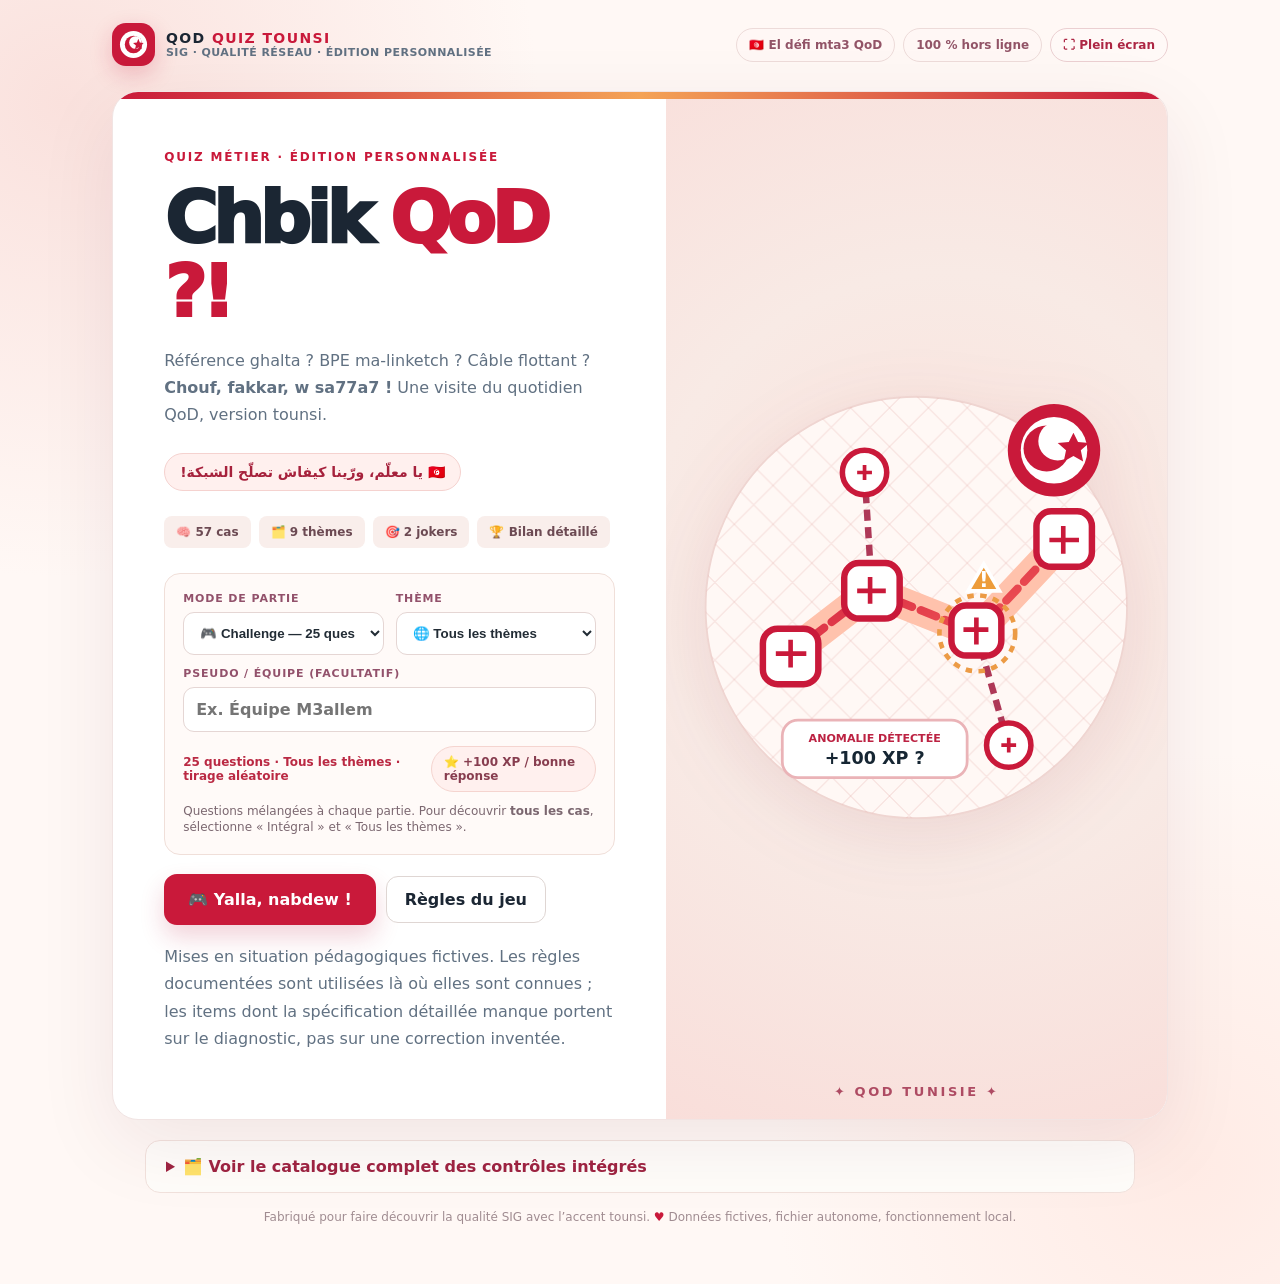
<file: demos/qod-quiz-tounsi.html>
<!doctype html>
<html lang="fr">
<head>
<meta charset="utf-8">
<meta name="viewport" content="width=device-width,initial-scale=1">
<meta name="theme-color" content="#c9193a">
<meta name="description" content="QoD Quiz Tounsi : 57 cas interactifs de contrôle qualité SIG et fibre optique, quiz 100 % hors ligne.">
<link rel="icon" href="../assets/favicon.svg" type="image/svg+xml">
<title>QoD Quiz Tounsi — Édition Personnalisée</title>
<style>

:root{--red:#c9193a;--red2:#f04b62;--pink:#faeced;--ink:#17212c;--muted:#617182;--line:#e9e3e2;--white:#fff;--green:#087b63;--gold:#eca540;--bg:#fff8f5;--shadow:0 24px 80px #5a1c2b15}
*{box-sizing:border-box}html{scroll-behavior:smooth}body{margin:0;background:var(--bg);color:var(--ink);font-family:Inter,system-ui,-apple-system,"Segoe UI",Arial,sans-serif;min-height:100vh;background-image:radial-gradient(circle at 5% 8%,#fae1dd 0%,transparent 28%),radial-gradient(circle at 93% 91%,#ffebe5 0%,transparent 25%)}button,input{font:inherit}button{cursor:pointer}button:focus-visible,input:focus-visible{outline:3px solid #2b83d0;outline-offset:3px}
.wrap{max-width:1100px;margin:0 auto;padding:23px 22px 60px}.top{display:flex;justify-content:space-between;align-items:center;gap:14px;flex-wrap:wrap;margin-bottom:25px}.brand{display:flex;align-items:center;gap:11px;text-transform:uppercase;letter-spacing:.1em;font-weight:900;font-size:14px}.brand em{color:var(--red);font-style:normal}.flag{height:43px;width:43px;background:var(--red);border-radius:14px;display:grid;place-items:center;box-shadow:0 8px 22px #cb1a3e38}.flag svg{width:31px;height:31px}.micro{font-size:11px;color:var(--muted);font-weight:750;letter-spacing:.04em}.top-right{display:flex;gap:8px;align-items:center;flex-wrap:wrap}.pill{font-size:12px;padding:9px 12px;border:1px solid #eddbd9;border-radius:999px;background:#fff7f5;font-weight:700;color:#925467}.shell{background:var(--white);border:1px solid #f1e4e3;border-radius:26px;overflow:hidden;box-shadow:var(--shadow);position:relative}.topline{height:7px;background:linear-gradient(90deg,var(--red),#f4a356,var(--red));}
.hero{display:grid;grid-template-columns:1.08fr .92fr;min-height:548px}.hero-left{padding:clamp(27px,5vw,63px) clamp(25px,5vw,62px)}.overline{text-transform:uppercase;font-size:12px;color:var(--red);letter-spacing:.15em;font-weight:900}.hero h1{font-weight:950;line-height:1.02;letter-spacing:-.065em;font-size:clamp(48px,6vw,72px);margin:18px 0}.hero h1 span{color:var(--red)}.hero p{font-size:16px;line-height:1.7;color:var(--muted);max-width:510px}.tounsi{display:inline-flex;gap:8px;align-items:center;background:#fff0ee;border:1px solid #f5d2cf;border-radius:999px;color:#a6213c;padding:10px 15px;font-size:14px;font-weight:800;margin-top:8px}.infochips{display:flex;flex-wrap:wrap;gap:8px;margin:25px 0}.infochips span{font-size:12px;font-weight:850;color:#6c4a53;background:#f9eeeb;border-radius:8px;padding:9px 12px}.actions{display:flex;gap:10px;align-items:center;flex-wrap:wrap}.primary{background:var(--red);border:2px solid var(--red);border-radius:13px;color:#fff;font-weight:850;padding:14px 22px;transition:.2s;box-shadow:0 12px 25px #bd214032}.primary:hover:not(:disabled){transform:translateY(-2px);background:#a9142f}.primary:disabled{cursor:not-allowed;opacity:.45}.ghost{background:#fff;border:1.5px solid #dfd6d3;border-radius:12px;padding:13px 18px;color:var(--ink);font-weight:800}.ghost:hover:not(:disabled){border-color:var(--red);color:var(--red)}.ghost:disabled{opacity:.4;cursor:default}.small{font-size:12px;color:#8b747b;line-height:1.65;margin-top:18px}.hero-art{position:relative;background:radial-gradient(circle at 55% 46%,#fbe2dc 0,#f8eae5 48%,#f9deda 100%);display:grid;place-items:center;min-height:400px;overflow:hidden}.hero-art svg{width:96%;max-width:520px;height:auto;filter:drop-shadow(0 17px 35px #7d273b18)}.hero-art:after{content:'✦  تونس  ✦';position:absolute;bottom:20px;letter-spacing:.2em;font-size:13px;color:#ae4b63;font-weight:900}
#gameScreen,#resultScreen{display:none}.game-header{padding:21px 29px 15px;border-bottom:1px solid var(--line)}.game-top{display:flex;align-items:center;justify-content:space-between;gap:12px;flex-wrap:wrap}.task-tag{display:inline-flex;gap:6px;align-items:center;border-radius:99px;background:#fff0f1;color:#b42142;font-weight:900;font-size:12px;padding:9px 13px}.counter{font-weight:900;font-size:13px;color:#4c5562}.bar{height:8px;border-radius:20px;background:#f6ebeb;overflow:hidden;margin:18px 0 5px}.bar>div{height:100%;width:0;background:linear-gradient(90deg,#c9193a,#f0a046);transition:width .35s ease}.scoretop{display:flex;gap:14px;align-items:center;justify-content:space-between;flex-wrap:wrap}.scoretop strong{font-size:18px;color:var(--red)}
.main-game{display:grid;grid-template-columns:minmax(0,1fr) 295px}.quizcol{padding:clamp(22px,4vw,41px);min-width:0}.sidebar{background:#fffbf9;border-left:1px solid #f2e5e1;padding:29px 22px}.sidehead{font-size:12px;text-transform:uppercase;font-weight:900;letter-spacing:.12em;color:#a45b6d}.sidetext{font-size:13px;line-height:1.75;color:#6f6973}.question-no{font-size:12px;color:var(--red);font-weight:900;letter-spacing:.09em;text-transform:uppercase;margin-bottom:17px}.question-title{font-size:clamp(24px,3.2vw,35px);font-weight:890;letter-spacing:-.04em;line-height:1.25;margin:0 0 17px}.scenario{padding:16px 17px;background:#fbf5f2;border:1px solid #efe4df;border-radius:13px;font-size:14px;line-height:1.7;color:#695963;margin-bottom:24px}.scenario b{color:#ae2040}.options{display:grid;grid-template-columns:1fr 1fr;gap:12px}.opt{display:flex;align-items:center;gap:12px;text-align:left;background:#fff;border:2px solid #ebe4e3;padding:17px 15px;border-radius:13px;min-height:92px;line-height:1.45;font-weight:720;font-size:14px;color:#25303a;transition:border-color .17s,background .17s,transform .17s}.opt:hover:not(:disabled){border-color:#cc5c70;background:#fff8f8;transform:translateY(-2px)}.letter{flex:0 0 32px;width:32px;height:32px;border-radius:9px;background:#f9eced;color:#a3223e;display:grid;place-items:center;font-size:13px;font-weight:900}.opt.correct{border-color:#079579;background:#e7f8f2;color:#08644f}.opt.correct .letter{color:#fff;background:#079579}.opt.wrong{border-color:#e25566;background:#fff0f0;color:#9d2433}.opt.wrong .letter{color:#fff;background:#d33b4e}.opt.faded{opacity:.3;pointer-events:none}.opt:disabled{cursor:default}.opt:disabled:not(.correct):not(.wrong){opacity:.56}.help-row{display:flex;gap:9px;flex-wrap:wrap;margin-top:22px}.help{background:#fff8ef;border:1px solid #ebd2b7;color:#85511f;padding:11px 13px;border-radius:10px;font-weight:850;font-size:12px}.help:hover:not(:disabled){background:#ffeed6}.help:disabled{opacity:.42;cursor:default}.feedback{display:none;margin-top:22px;padding:20px;border-radius:14px;line-height:1.65}.feedback.show{display:block}.feedback.good{background:#e7f8f1;border:1px solid #97dbc8}.feedback.bad{background:#fff1f2;border:1px solid #f1bdc5}.feedback h3{margin:0 0 5px;font-size:19px}.feedback p{margin:9px 0 0;font-size:14px;color:#42515c}.next-row{display:flex;gap:15px;align-items:center;justify-content:space-between;flex-wrap:wrap;margin-top:21px}.tap-note{font-size:12px;color:#9b8790}
.scorecard{background:#fff;border-radius:15px;padding:18px 17px;border:1px solid #f0e1df;margin:17px 0}.scorecard b{font-size:22px;color:var(--red)}.scorecard p{font-size:12px;color:#8d7d7d;margin:6px 0 0}.jokers{border-top:1px solid #f0e1df;padding:19px 0}.jokers .item{font-size:13px;padding:8px 0;color:#6c5861;display:flex;gap:8px;align-items:center}.jokers .item.done{color:#bbb3b5;text-decoration:line-through}.network{margin-top:15px;min-height:140px;background:#fff4f0;border-radius:16px;border:1px solid #fae4e0;padding:10px}.network svg{display:block;width:100%}.presenter-box{background:#fff;border:1px solid #e6dcda;border-radius:12px;padding:14px;margin-top:18px;font-size:12px;color:#56606b;line-height:1.7}.presenter-box summary{cursor:pointer;font-weight:850;color:#a3223f}.presenter-box p{margin-bottom:0}
.end{padding:45px 35px 55px;text-align:center}.end h2{font-size:clamp(35px,5vw,57px);letter-spacing:-.06em;margin:9px 0}.grade{font-size:18px;color:#a32442;font-weight:900}.trophy{font-size:63px}.bigscore{font-size:clamp(54px,9vw,95px);font-weight:950;letter-spacing:-.07em;color:var(--red);margin:15px auto 0}.bigscore small{font-size:19px;color:#b28b92;letter-spacing:0}.endreview{max-width:740px;text-align:left;margin:29px auto;display:grid;grid-template-columns:1fr 1fr;gap:9px}.reviewitem{display:flex;justify-content:space-between;gap:10px;align-items:center;border:1px solid #eee3e1;border-radius:10px;padding:11px 12px;font-size:12px;color:#455563;background:#fffaf8}.reviewitem b{white-space:nowrap}.green{color:var(--green)}.red{color:var(--red)}.note{font-size:13px;line-height:1.7;color:#8c7c7a}.endactions{display:flex;justify-content:center;gap:10px;flex-wrap:wrap}.footer{margin-top:17px;text-align:center;font-size:12px;color:#a08c91}.hidden{display:none!important}@media(max-width:850px){.hero{grid-template-columns:1fr}.hero-art{min-height:300px}.hero-art svg{max-width:360px}.main-game{grid-template-columns:1fr}.sidebar{border-left:0;border-top:1px solid #f2e5e1}.network{max-width:360px}.options{grid-template-columns:1fr}.opt{min-height:70px}.quizcol{padding:24px}.endreview{grid-template-columns:1fr}}@media(max-width:460px){.wrap{padding:13px 9px 35px}.top-right .pill:last-child{display:none}.brand{font-size:12px}.flag{width:35px;height:35px;border-radius:10px}.hero-left{padding:30px 22px}.hero h1{font-size:58px}.game-header{padding:17px 21px}.end{padding:30px 16px}.top{margin-bottom:12px}}@media print{.top,.endactions,.footer{display:none!important}body{background:white}.shell{box-shadow:none;border:none}.end{padding:10px 20px}.endreview{grid-template-columns:1fr 1fr}}@media(prefers-reduced-motion:reduce){*,*:before,*:after{transition:none!important;scroll-behavior:auto!important}}

:root{--ink:#1b2633;--red:#c9193a;--soft:#fff4f0;--green:#087b63}
#startScreen{display:grid}.hero{grid-template-columns:1.05fr .95fr;min-height:600px}.hero-left{padding:clamp(24px,4vw,52px)}.hero-art{min-height:490px}.hero-art:after{content:'✦ QOD TUNISIE ✦'}
.setup{background:#fffaf8;border:1px solid #f0dfd9;border-radius:16px;padding:18px;margin:19px 0}.setup-grid{display:grid;grid-template-columns:1fr 1fr;gap:12px}.field{display:flex;flex-direction:column;gap:7px;min-width:0}.field label{font-size:11px;text-transform:uppercase;font-weight:900;letter-spacing:.08em;color:#92516b}.field select,.field input{border:1.5px solid #e5d6d4;border-radius:11px;background:white;padding:12px;color:#222c35;min-width:0;width:100%;font-weight:690;outline-offset:3px}.field select:focus,.field input:focus{border-color:#d42347}.setup .subline{color:#7b6770;font-size:12px;line-height:1.4;margin:11px 0 0}
.statline{display:flex;align-items:center;justify-content:space-between;gap:8px;font-weight:800;margin-top:14px;color:#ba2943;font-size:12px}.insignia{font-size:12px;color:#873d4f;background:#fff0ee;border-radius:99px;padding:8px 12px;border:1px solid #f5d4cf}.covergrid{display:grid;grid-template-columns:repeat(2,minmax(0,1fr));gap:8px;margin:16px auto;max-width:950px}.coveritem{display:flex;align-items:center;gap:8px;background:#fff;border:1px solid #e8d9d7;border-radius:13px;padding:11px;text-align:left;font-size:13px;color:#4f5360}.coveritem strong{font-size:12px}.coveritem span{font-size:18px}.coveritem em{margin-left:auto;font-size:11px;font-style:normal;color:#ac5167;font-weight:850}.catalogue{margin:20px auto 0;background:#fffdfa;border:1px solid #f2e2dd;border-radius:15px;padding:16px 20px;max-width:990px}.catalogue>summary{font-weight:900;color:#9f2442;cursor:pointer}.catalogue h3{font-size:16px;margin:12px 0}.fineprint{font-size:12px;color:#786972;line-height:1.6}.top-btn{border:1px solid #ebcfd1;border-radius:20px;padding:9px 12px;color:#ad2744;background:#fff9f7;font-weight:800;font-size:12px;cursor:pointer}.top-btn:hover{background:#ffeff0}
#gameScreen,#resultScreen{display:none}.muted{color:#687583}.reactions{margin-top:12px;font-size:13px;font-weight:850;color:#994158}.hint-box{display:none;margin-top:14px;background:#fff4da;border:1px solid #ecd3a6;color:#79521f;border-radius:12px;padding:12px 15px;font-size:13px;line-height:1.6}.hint-box.show{display:block}.side-categories{display:grid;gap:6px;margin:16px 0}.side-category{display:flex;align-items:center;justify-content:space-between;font-size:12px;border-bottom:1px dashed #eddcd8;padding:6px 2px}.side-category span:last-child{font-weight:850;color:#c1314c}.side-category.active{color:#b52a47;font-weight:850}.presenter-box p{margin:10px 0 0}.presenter-box:disabled{opacity:.7}.scope{font-size:12px;font-weight:800;color:#7d5b66}.review-overview{max-width:880px;margin:12px auto 25px;display:grid;grid-template-columns:repeat(2,minmax(0,1fr));gap:8px}.review-overview .tile{background:#fff9f6;border:1px solid #efdfda;border-radius:10px;padding:11px 13px;font-size:13px;text-align:left}.review-overview .tile strong{float:right;color:#aa2e4a}.errlist{max-width:880px;margin:20px auto;text-align:left}.errlist summary{cursor:pointer;color:#b72a4b;font-weight:850}.errcard{background:#fffaf8;border:1px solid #ecdada;border-left:4px solid #d24b62;border-radius:10px;padding:12px 14px;margin:8px 0;text-align:left;font-size:13px;line-height:1.55}.errcard b{display:block;margin-bottom:5px;color:#a42b45}.errcard p{margin:5px 0}.leaderboard{max-width:740px;margin:23px auto 13px;display:grid;gap:7px}.leaderboard>strong{color:#8b3549}.leaderline{display:flex;justify-content:space-between;align-items:center;gap:8px;padding:9px 12px;background:#fff8f5;border:1px solid #ecdcd6;border-radius:10px;font-size:12px}.leaderline b{color:#b32245}.taglist{display:flex;gap:8px;flex-wrap:wrap;margin:11px 0}.chip{display:inline-block;font-size:11px;border-radius:8px;background:#f9ede9;color:#89566b;padding:7px 8px;font-weight:800}.presentation-text{border-radius:10px;background:#fff5ee;padding:10px 12px;font-size:12px;line-height:1.6;color:#6f5e63;margin-top:15px}.opt:focus-visible{outline-offset:1px}.sidebar{min-width:0}.end{padding:35px 25px 45px}.end .bigscore{margin:5px auto 0}.selectline{font-size:13px;color:#6d6d7a;margin:8px 0}.footer span{color:#c9193a}.confetti{pointer-events:none;position:absolute;inset:0;overflow:hidden;opacity:.3}.confetti i{position:absolute;width:8px;height:14px;background:#df7380;transform:rotate(24deg)}
@media(max-width:900px){.hero{grid-template-columns:1fr}.hero-art{min-height:320px}.setup-grid{grid-template-columns:1fr 1fr}.main-game{grid-template-columns:1fr}.sidebar{border-left:0;border-top:1px solid #efdfdb}.network{max-width:300px}.hero-art svg{max-width:410px}.hero-left{padding:29px}}
@media(max-width:520px){.hero h1{font-size:clamp(47px,11vw,65px)}.setup-grid{grid-template-columns:1fr}.covergrid{grid-template-columns:1fr}.review-overview{grid-template-columns:1fr}.options{grid-template-columns:1fr}.top-right{display:none}.game-header{padding:18px}.end{padding:28px 15px}.scoretop{justify-content:space-between;width:100%}}
@media print{body{background:white}#startScreen,#gameScreen,.catalogue,.top,.endactions,.footer,.leaderboard{display:none!important}#resultScreen{display:block!important}.shell{box-shadow:none}.errlist{display:block}.errlist>*{display:block}.errlist details{display:block}}
</style>
</head>
<body>
<div class="wrap">
<header class="top"><div class="brand"><span class="flag" aria-hidden="true"><svg viewBox="0 0 64 64"><circle cx="32" cy="32" r="28" fill="white"/><circle cx="32" cy="32" r="18" fill="#c9193a"/><circle cx="36" cy="28" r="13" fill="white"/><path d="M42 20l3 8 8 1-6 5 2 8-7-4-7 4 2-8-6-5 8-1z" fill="#c9193a"/></svg></span><div>QoD <em>QUIZ TOUNSI</em><div class="micro">SIG · QUALITÉ RÉSEAU · ÉDITION PERSONNALISÉE</div></div></div><div class="top-right"><span class="pill">🇹🇳 El défi mta3 QoD</span><span class="pill">100 % hors ligne</span><button class="top-btn" id="fullBtn" type="button">⛶ Plein écran</button></div></header>
<main class="shell"><div class="topline"></div>
<section id="startScreen" class="hero"><div class="hero-left"><div class="overline">QUIZ MÉTIER · ÉDITION PERSONNALISÉE</div><h1>Chbik <span>QoD ?!</span></h1><p>Référence ghalta ? BPE ma-linketch ? Câble flottant ? <strong>Chouf, fakkar, w sa77a7 !</strong> Une visite du quotidien QoD, version tounsi.</p><div class="tounsi" lang="ar" dir="rtl">🇹🇳 يا معلّم، ورّينا كيفاش تصلّح الشبكة!</div><div class="infochips"><span>🧠 <b id="totalQ">57</b> cas</span><span>🗂️ 9 thèmes</span><span>🎯 2 jokers</span><span>🏆 Bilan détaillé</span></div>
<div class="setup"><div class="setup-grid"><div class="field"><label for="modeSelect">Mode de partie</label><select id="modeSelect"><option value="12">⚡ Express — 12 questions</option><option value="25" selected>🎮 Challenge — 25 questions</option><option value="all">🏆 Intégral — toutes les questions</option></select></div><div class="field"><label for="groupSelect">Thème</label><select id="groupSelect"><option value="all">🌐 Tous les thèmes</option><!--GROUP_OPTIONS--></select></div><div class="field" style="grid-column:1/-1"><label for="playerName">Pseudo / équipe (facultatif)</label><input id="playerName" type="text" maxlength="28" placeholder="Ex. Équipe M3allem" autocomplete="off"></div></div><div class="statline"><span id="selectionInfo">25 questions dans la banque complète</span><span class="insignia">⭐ +100 XP / bonne réponse</span></div><p class="subline">Questions mélangées à chaque partie. Pour découvrir <strong>tous les cas</strong>, sélectionne « Intégral » et « Tous les thèmes ».</p></div>
<div class="actions"><button id="startBtn" class="primary" type="button">🎮 Yalla, nabdew !</button><button id="rulesBtn" class="ghost" type="button">Règles du jeu</button></div><p class="small" id="rules" hidden>Choisis A, B, C ou D avec la souris ou le clavier. Chaque bonne réponse rapporte 100 XP. Les jokers 50/50 et « 3ammi Naceur » peuvent être utilisés deux fois par partie (−25 XP sur la question aidée par chaque joker). Après ta réponse, une explication métier et un conseil de présentation s’affichent. Le jeu est autonome et n’envoie aucune donnée vers Internet.</p><p class="small">Mises en situation pédagogiques fictives. Les règles documentées sont utilisées là où elles sont connues ; les items dont la spécification détaillée manque portent sur le diagnostic, pas sur une correction inventée.</p></div><div class="hero-art" aria-hidden="true"><svg viewBox="0 0 520 520" xmlns="http://www.w3.org/2000/svg"><defs><pattern id="tiles" width="42" height="42" patternUnits="userSpaceOnUse"><path d="M21 0L42 21 21 42 0 21z" stroke="#e6b4b2" fill="none" opacity=".6"/></pattern><linearGradient id="tube" x1="0" y1="0" x2="1" y2="1"><stop stop-color="#c91438"/><stop offset="1" stop-color="#fa655d"/></linearGradient></defs><circle cx="260" cy="258" r="228" fill="#fff8f5" stroke="#efd5d1" stroke-width="2"/><circle cx="260" cy="258" r="228" fill="url(#tiles)"/><path d="M124 308L212 240 325 285 420 184" fill="none" stroke="#ffc2ac" stroke-width="34" stroke-linecap="round"/><path d="M124 308L212 240 325 285 420 184" fill="none" stroke="url(#tube)" stroke-width="9" stroke-linecap="round" stroke-dasharray="18 10"/><path d="M212 240L204 112" stroke="#ae3857" stroke-width="7" stroke-dasharray="12 7"/><path d="M325 285L360 407" stroke="#ae3857" stroke-width="7" stroke-dasharray="12 7"/><g fill="white" stroke="#c9193a" stroke-width="7"><rect x="94" y="281" width="60" height="60" rx="16"/><rect x="182" y="210" width="60" height="60" rx="16"/><rect x="298" y="256" width="54" height="54" rx="16"/><rect x="390" y="154" width="60" height="60" rx="16"/></g><g stroke="#c9193a" stroke-width="5" fill="none"><path d="M108 308h33M124 293v30M196 240h31M210 225v29M311 282h27M325 269v29M404 185h32M419 170v30"/></g><circle cx="204" cy="112" r="24" fill="#fff" stroke="#c9193a" stroke-width="6"/><circle cx="360" cy="407" r="24" fill="#fff" stroke="#c9193a" stroke-width="6"/><path d="M196 112h16m-8-8v16M352 407h16m-8-8v16" stroke="#c9193a" stroke-width="4"/><circle cx="326" cy="286" r="41" fill="none" stroke="#ec9b45" stroke-width="5" stroke-dasharray="7 7"/><path d="M350 240l-17-29-17 29z" fill="#ed9c3a" stroke="#fff" stroke-width="4"/><text x="333" y="236" font-size="23" font-weight="900" fill="#fff" text-anchor="middle">!</text><g><rect x="115" y="380" width="200" height="62" rx="17" fill="#fff" stroke="#eab3b7" stroke-width="3"/><text x="215" y="404" fill="#bc2242" font-size="12" font-weight="900" text-anchor="middle">ANOMALIE DÉTECTÉE</text><text x="215" y="427" fill="#162633" font-size="19" font-weight="900" text-anchor="middle">+100 XP ?</text></g><circle cx="409" cy="88" r="50" fill="#c9193a"/><circle cx="409" cy="88" r="36" fill="#fff"/><circle cx="401" cy="86" r="25" fill="#c9193a"/><circle cx="413" cy="78" r="21" fill="#fff"/><path d="M430 69l5 10 12 1-9 8 2.5 12-10.5-6-10.5 6 2.5-12-9-8 12-1z" fill="#c9193a"/></svg></div></section>
<section id="gameScreen"><div class="game-header"><div class="game-top"><div style="display:flex;align-items:center;gap:10px;flex-wrap:wrap"><span id="category" class="task-tag">CHAMBRE</span><span class="counter" id="qCounter">01 / 25</span></div><div class="scoretop"><span class="micro" id="gradePreview">OBJECTIF : M3ALLEM QoD</span><strong id="scoreDisplay">0 XP</strong></div></div><div class="bar" role="progressbar" aria-label="Progression du quiz" aria-valuemin="0" aria-valuemax="25" aria-valuenow="0" id="progress"><div id="progressFill"></div></div></div>
<div class="main-game"><div class="quizcol"><div class="question-no" id="questionNumber">Niveau 01 · Chouf mli7 !</div><h2 class="question-title" id="questionText"></h2><div class="scenario" id="scenarioText"></div><div class="options" id="optionList"></div><div class="help-row"><button id="halfBtn" class="help" type="button">✂️ Joker 50/50 <span id="halfState">(2)</span></button><button id="hintBtn" class="help" type="button">💡 3ammi Naceur <span id="hintState">(2)</span></button></div><div id="hintBox" class="hint-box" role="status"></div><div class="feedback" id="feedback" role="status"></div><div class="next-row"><span class="tap-note" id="keyHint">Clavier : A B C D</span><button class="primary" id="nextBtn" type="button" hidden>Question suivante →</button></div></div>
<aside class="sidebar"><div class="sidehead">📡 Centre de contrôle</div><div class="scorecard"><div class="micro">SCORE EN DIRECT</div><b id="sideScore">0 / 2500 XP</b><p id="streakText">Série : 0</p><p id="correctRate">Précision : —</p></div><div class="sidehead">Couverture de la partie</div><div id="sideCategories" class="side-categories"></div><div class="network"><svg viewBox="0 0 270 138" role="img" aria-label="Schéma fictif de réseau SIG"><rect x="8" y="8" width="254" height="122" rx="12" fill="#fff9f6"/><path d="M34 67L116 37 230 73" stroke="#d75a6d" stroke-width="7" fill="none" stroke-linecap="round"/><path d="M116 37L135 110" stroke="#c18b88" stroke-width="4" stroke-dasharray="7 6"/><g fill="white" stroke="#bd2343" stroke-width="4"><rect x="21" y="53" width="27" height="27" rx="6"/><rect x="102" y="23" width="27" height="27" rx="6"/><rect x="215" y="58" width="27" height="27" rx="6"/></g><circle cx="135" cy="110" r="9" fill="#e8aa4f"/><text x="34" y="102" font-size="10" fill="#95405a" text-anchor="middle">CH</text><text x="115" y="15" font-size="10" fill="#95405a" text-anchor="middle">BPE</text><text x="228" y="101" font-size="10" fill="#95405a" text-anchor="middle">CH</text></svg></div><div class="presentation-text" lang="ar" dir="rtl">بالله ركّز! موش كل غلطة تتصلّح بكليك 😄</div><details class="presenter-box" id="presenterDetails"><summary>🎤 Comment présenter cette activité</summary><p id="presenterContent">Réponds d’abord à la question pour voir la démonstration métier.</p></details><p class="sidetext">🧠 La bonne réponse ne remplace jamais la vérification des données de production.</p></aside></div></section>
<section id="resultScreen" class="end"><div class="trophy" id="trophy">🏆</div><div class="overline">Bilan de ta mission</div><h2 id="resultTitle">Sahha !</h2><div class="grade" id="grade"></div><div class="bigscore" id="finalScore">0 <small>/ 2500 XP</small></div><p id="resultIntro" class="selectline"></p><div id="statsPills" class="taglist" style="justify-content:center"></div><h3 style="margin:25px auto 10px">Résultats par thème</h3><div id="reviewOverview" class="review-overview"></div><details class="errlist" id="mistakesPanel" open><summary id="mistakesTitle">🔎 Les cas à revoir</summary><div id="mistakesList"></div></details><div class="leaderboard" id="leaderboard"></div><p class="note">Les scénarios sont fictifs et servent à expliquer la démarche « Détecter → Analyser → Corriger → Contrôler ».</p><div class="endactions"><button class="primary" id="retryBtn" type="button">↻ Rejouer · Narja3ou !</button><button class="ghost" id="newModeBtn" type="button">↩ Changer de mode</button><button class="ghost" id="copyBtn" type="button">📋 Copier le bilan</button><button class="ghost" id="printBtn" type="button">🖨️ Imprimer</button></div></section>
</main>
<details class="catalogue" id="catalogue"><summary>🗂️ Voir le catalogue complet des contrôles intégrés</summary><div id="catalogueContent"></div></details>
<footer class="footer">Fabriqué pour faire découvrir la qualité SIG avec l’accent tounsi. <span>♥</span> Données fictives, fichier autonome, fonctionnement local.</footer>
</div>
<script>
(()=>{'use strict';
const BANK=[{"id":"q001","group":"chambres","code":"CODE_CH1","title":"CODE_CH1 = 7… chnowa el format s7i7 ?","scenario":"Convention du contrôle : au moins 4 chiffres, avec zéros à gauche si nécessaire.","choices":["0070","0007","7___","7000"],"correct":1,"explain":"On conserve la valeur 7 en la représentant sur quatre chiffres : 0007.","hint":"La valeur métier ne doit pas changer quand on normalise son affichage.","presenter":"Dans mon activité QoD, je détecte les écarts « Chambres », j’analyse les sources, je corrige les cas justifiés et je recontrôle les résultats."},{"id":"q002","group":"chambres","code":"NOM","title":"NOM chambre : trigramme + CODE_CH1 + CODE_CH2. Chnowa naktbou ?","scenario":"Chambre de type ORF ; CODE_CH1 = 0027 et CODE_CH2 = 14022. Le nom doit respecter ORF_{CODE_CH1}_{CODE_CH2}.","choices":["ORF_27_14022","ORF_0027_14022","ORF_14022_0027","BYT_0027_14022"],"correct":1,"explain":"ORF_0027_14022 conserve le préfixe, le code à quatre chiffres et l’ordre des deux éléments.","hint":"Fais attention au préfixe et aux zéros significatifs de la chaîne.","presenter":"Dans mon activité QoD, je détecte les écarts « Chambres », j’analyse les sources, je corrige les cas justifiés et je recontrôle les résultats."},{"id":"q004","group":"chambres","code":"DOUBLON REFERENCE","title":"Deux chambres, même REFERENCE : chkoun el vrai ?","scenario":"Les objets ont la même référence, à 20 cm l’un de l’autre, mais leurs connexions restent à vérifier.","choices":["Supprimer le second immédiatement","Analyser attributs, géométrie et connexions avant la déduplication","Changer la référence d’un objet sans contrôle","Conserver les deux comme conformes"],"correct":1,"explain":"La combinaison des attributs et relations réseau confirme le vrai doublon avant suppression ou fusion.","hint":"La proximité géométrique seule ne prouve pas qu’un objet est superflu.","presenter":"Dans mon activité QoD, je détecte les écarts « Chambres », j’analyse les sources, je corrige les cas justifiés et je recontrôle les résultats."},{"id":"q005","group":"chambres","code":"CODE_INSEE","title":"CODE_INSEE incohérent, w el PIT 9rib. Chnouwa ta3mel ?","scenario":"La chambre SIG a CODE_INSEE = 35111. Une chambre du PIT, à 1,2 m, donne 35110 ; le seuil d’appariement est 3 m.","choices":["Remplacer sans contrôle par 35110","Comparer identification, CODE_CH1 et géométrie PIT puis documenter la valeur attendue","Effacer la chambre SIG","Changer le CRS pour faire disparaître l’écart"],"correct":1,"explain":"La correspondance proche est un indice : il faut confirmer l’identité de la chambre avant de corriger le CODE_INSEE.","hint":"Un voisin dans le rayon n’est pas forcément le bon objet.","presenter":"Dans mon activité QoD, je détecte les écarts « Chambres », j’analyse les sources, je corrige les cas justifiés et je recontrôle les résultats."},{"id":"q006","group":"chambres","code":"SOURCE","title":"CREATIONUS = IOFAM027 : chnouwa el filtre ?","scenario":"Un audit doit isoler uniquement les chambres créées par des auteurs dont CREATIONUS commence par IOFAM027.","choices":["CREATIONUS se termine par IOFAM027","CREATIONUS contient exactement IOFAM027 et rien d’autre","CREATIONUS commence par IOFAM027","CREATIONUS est forcément vide"],"correct":2,"explain":"Le filtre par préfixe sélectionne les valeurs commençant par IOFAM027, sans inclure les autres auteurs.","hint":"On cherche une famille de codes auteurs, pas une égalité exacte.","presenter":"Dans mon activité QoD, je détecte les écarts « Chambres », j’analyse les sources, je corrige les cas justifiés et je recontrôle les résultats."},{"id":"q007","group":"chambres","code":"OWNER","title":"OWNER absent : on met quoi, ya m3allem ?","scenario":"Une chambre possède une géométrie valide mais OWNER est vide dans le livrable.","choices":["Mettre la valeur de la chambre la plus proche","Supprimer la chambre","Contrôler la source de propriété puis renseigner la valeur vérifiée","Recopier CREATIONUS dans OWNER"],"correct":2,"explain":"Le propriétaire doit provenir d’une source fiable. Un remplissage déduit de la proximité peut créer une erreur supplémentaire.","hint":"Le champ décrit une responsabilité, pas une propriété purement géométrique.","presenter":"Dans mon activité QoD, je détecte les écarts « Chambres », j’analyse les sources, je corrige les cas justifiés et je recontrôle les résultats."},{"id":"q008","group":"chambres","code":"GESTIONNAIRE","title":"OWNER et GESTIONNAIRE : kif-kif ?","scenario":"Une chambre a OWNER renseigné, mais GESTIONNAIRE est vide. Le contrôle exige les deux informations.","choices":["On ignore GESTIONNAIRE car OWNER existe","On reporte automatiquement OWNER","On vérifie le gestionnaire dans la source métier et on le renseigne si confirmé","On remplace OWNER par REFERENCE"],"correct":2,"explain":"OWNER et GESTIONNAIRE représentent des rôles distincts ; l’un ne complète pas automatiquement l’autre.","hint":"Deux champs de responsabilité peuvent désigner des acteurs différents.","presenter":"Dans mon activité QoD, je détecte les écarts « Chambres », j’analyse les sources, je corrige les cas justifiés et je recontrôle les résultats."},{"id":"q011","group":"iti","code":"REFERENCE IL","title":"Référence Tranchée : IL entre deux extrémités. Chnowa el bon nom ?","scenario":"Pour cette mission, une tranchée va de CH001 à AP009. Convention : IL_{extrémité1}_{extrémité2}.","choices":["IL_CH001_AP009","IL_AP009","CH001_IL_AP009","IL_CH001_CH001"],"correct":0,"explain":"Le nom standard doit représenter les deux extrémités dans leur ordre : IL_CH001_AP009.","hint":"Le nom encode la relation entre deux objets.","presenter":"Dans mon activité QoD, je détecte les écarts « Tranchées », j’analyse les sources, je corrige les cas justifiés et je recontrôle les résultats."},{"id":"q012","group":"iti","code":"EXTREMITES","title":"Une extrémité de tranchée à 2,5 m du PTECH attendu. Chnouwa el diagnostic ?","scenario":"Tolérance propre à cette mission : 0,5 m. Aucune chambre ni appui n’est trouvée dans ce rayon.","choices":["Extrémité valide","Tronçon avec extrémité à vérifier / potentiellement coupée","Poteau forcément en doublon","Plaque automatiquement correcte"],"correct":1,"explain":"L’extrémité n’a pas de point technique dans la tolérance ; il faut analyser la topologie et les données sources.","hint":"Une tolérance de proximité est un seuil, pas une approximation visuelle.","presenter":"Dans mon activité QoD, je détecte les écarts « Tranchées », j’analyse les sources, je corrige les cas justifiés et je recontrôle les résultats."},{"id":"q013","group":"iti","code":"CH–AP","title":"Une tranchée part d’une chambre vers un appui. Accepté ou non ?","scenario":"Les types d’extrémités autorisés pour ce contrôle sont CH–CH, CH–AP, AP–CH et AP–AP.","choices":["Non, seuls CH–CH sont possibles","Oui, CH–AP fait partie des couples admis","Non, les appuis ne peuvent pas terminer une tranchée","Oui seulement si la référence est vide"],"correct":1,"explain":"CH–AP est l’une des quatre combinaisons prises en charge ; la validité dépend ensuite de l’accrochage et des attributs.","hint":"Regarde les couples de types autorisés, pas uniquement deux chambres.","presenter":"Dans mon activité QoD, je détecte les écarts « Tranchées », j’analyse les sources, je corrige les cas justifiés et je recontrôle les résultats."},{"id":"q014","group":"iti","code":"FAUX POTEAU","title":"La tranchée accroche un mauvais poteau. Nfasskhou ?","scenario":"Deux appuis sont proches de l’extrémité ; celui associé à la REFERENCE n’est pas le bon d’après les données source.","choices":["Supprimer les deux appuis","Conserver le premier appui renvoyé par proximité","Comparer les références et les sources puis affecter l’extrémité correcte","Renommer la tranchée sans contrôler la géométrie"],"correct":2,"explain":"Une liaison au mauvais poteau se résout en vérifiant l’identité de l’appui et la topologie, pas en choisissant le plus proche au hasard.","hint":"Une proximité ne remplace pas une identité d’objet.","presenter":"Dans mon activité QoD, je détecte les écarts « Tranchées », j’analyse les sources, je corrige les cas justifiés et je recontrôle les résultats."},{"id":"q015","group":"iti","code":"PLAQUE Tranchée","title":"Deux extrémités d’une tranchée portent la même plaque A. Résultat attendu ?","scenario":"La règle du jeu reconstruit CODE_PLAQUE depuis les plaques des points techniques aux deux extrémités, sans doublon.","choices":["A/A","NULL","A","B"],"correct":2,"explain":"La même plaque présente aux deux bouts doit être conservée une seule fois : A.","hint":"Déduplique avant de reconstruire le champ.","presenter":"Dans mon activité QoD, je détecte les écarts « Tranchées », j’analyse les sources, je corrige les cas justifiés et je recontrôle les résultats."},{"id":"q016","group":"iti","code":"SANS POINT","title":"Aucun point technique aux deux bouts : CODE_PLAQUE = ?","scenario":"Dans cette règle, la plaque d’une tranchée provient uniquement des points techniques valides à ses extrémités.","choices":["La plaque de la première tranchée voisine","NULL / valeur non déterminée, avec anomalie à contrôler","Toutes les plaques de la commune","ORF_0001"],"correct":1,"explain":"Sans point technique apparié, il manque une base fiable pour attribuer la plaque.","hint":"On ne doit pas inventer un identifiant absent des sources.","presenter":"Dans mon activité QoD, je détecte les écarts « Tranchées », j’analyse les sources, je corrige les cas justifiés et je recontrôle les résultats."},{"id":"q017","group":"iti","code":"DOUBLON GEO","title":"Deux tranchées sont géométriquement identiques. C’est supprimé direct ?","scenario":"Un audit détecte un doublon de polylignes. Les métadonnées et connexions n’ont pas encore été contrôlées.","choices":["Oui, toujours supprimer les deux","Valider doublon réel, références et raccordements avant suppression","Changer seulement la couleur de l’une","Décaler l’une de 2 m"],"correct":1,"explain":"Les doublons doivent être contrôlés métier avant dédoublonnage pour éviter une perte de réseau.","hint":"Une géométrie identique n’indique pas à elle seule l’enregistrement à conserver.","presenter":"Dans mon activité QoD, je détecte les écarts « Tranchées », j’analyse les sources, je corrige les cas justifiés et je recontrôle les résultats."},{"id":"q018","group":"cables","code":"AUTO-INTERSECTION","title":"Un câble se recoupe elle-même. Chnouwa na3mel ?","scenario":"L’outil de détection signale une auto-intersection géométrique sur une polyligne.","choices":["La déclarer automatiquement conforme","Supprimer toutes les tranchées du secteur","Examiner le croisement et corriger si la source confirme une géométrie erronée","Changer son CODE_PLAQUE sans toucher à la topologie"],"correct":2,"explain":"Un auto-sécant est un signal de contrôle géométrique ; la nature du croisement se confirme avant correction.","hint":"Vérifie les sommets et la géométrie réelle.","presenter":"Dans mon activité QoD, je détecte les écarts « Tranchées », j’analyse les sources, je corrige les cas justifiés et je recontrôle les résultats."},{"id":"q020","group":"cables","code":"FLOTTANT","title":"Le câble flotte hors du tracé : chnouwa tchecki ?","scenario":"Le câble ne recouvre pas suffisamment les couches under et tranchée, selon les tolérances définies pour le contrôle.","choices":["Déplacer au hasard sur l’itinéraire proche","Comparer les géométries et sources, puis corriger la cause si elle est confirmée","Le supprimer automatiquement","Changer uniquement sa couleur dans QGIS"],"correct":1,"explain":"Une géométrie flottante doit être rapprochée des couches de référence avant d’être corrigée.","hint":"Un rendu cartographique peut cacher une erreur de topologie.","presenter":"Dans mon activité QoD, je détecte les écarts « Câbles », j’analyse les sources, je corrige les cas justifiés et je recontrôle les résultats."},{"id":"q022","group":"cables","code":"TOLERANCE","title":"Extrémité câble à 0,8 m de la BPE : appariée ?","scenario":"Cette mission utilise une tolérance maximale de 0,5 m pour la superposition câble–boîte.","choices":["Oui, car moins de 1 m","Non, hors du seuil de 0,5 m","Oui, sans regarder la distance","Non, parce qu’une boîte ne relie jamais un câble"],"correct":1,"explain":"0,8 m dépasse le seuil de 0,5 m choisi pour cette question.","hint":"Respecte le seuil donné, sans le remplacer par la valeur d’un autre audit.","presenter":"Dans mon activité QoD, je détecte les écarts « Câbles », j’analyse les sources, je corrige les cas justifiés et je recontrôle les résultats."},{"id":"q023","group":"cables","code":"NOEUDS","title":"Tu veux trouver les points sécants des câbles. Chnouwa l’outil ?","scenario":"Le but est de mettre en évidence les nœuds issus des sommets et intersections des géométries linéaires.","choices":["Un simple tri alphabétique","Un traitement de nœuds et points d’intersection des lignes","Une recherche de code postal","Une modification du champ OWNER"],"correct":1,"explain":"Les opérations de nœuds/intersections localisent les points à contrôler et permettent de créer une couche d’audit.","hint":"Les relations spatiales se déduisent des géométries, pas du texte.","presenter":"Dans mon activité QoD, je détecte les écarts « Câbles », j’analyse les sources, je corrige les cas justifiés et je recontrôle les résultats."},{"id":"q024","group":"cables","code":"CONTINUITE","title":"Câble interrompu entre deux tronçons attendus. La bonne action ?","scenario":"La géométrie montre une interruption alors que les données de référence indiquent une continuité à cet endroit.","choices":["Ajouter une ligne au hasard","Vérifier les extrémités, la connectivité et les sources avant une correction géométrique","Fusionner tous les câbles de la commune","Ignorer car la plaque suffit"],"correct":1,"explain":"La continuité réseau doit être démontrée, puis corrigée sans créer de connexion fictive.","hint":"L’alignement visuel ne suffit pas : vérifie les extrémités.","presenter":"Dans mon activité QoD, je détecte les écarts « Câbles », j’analyse les sources, je corrige les cas justifiés et je recontrôle les résultats."},{"id":"q026","group":"cables","code":"DOUBLON","title":"Deux câbles ont la même géométrie et des IDs différents. Ta3mel chnowa ?","scenario":"Les deux objets se superposent entièrement, mais leurs extrémités logiques et attributs restent à examiner.","choices":["Supprimer le premier au hasard","Analyser rôle, références, extrémités et statut avant toute fusion","Assigner le même OBJECTID aux deux","Ajouter 1 m à une ligne pour qu’elles ne se superposent plus"],"correct":1,"explain":"La superposition peut révéler un doublon ; le traitement exige une validation métier pour ne pas supprimer une liaison utile.","hint":"Un doublon géométrique doit être distingué d’un doublon logique.","presenter":"Dans mon activité QoD, je détecte les écarts « Câbles », j’analyse les sources, je corrige les cas justifiés et je recontrôle les résultats."},{"id":"q027","group":"cables","code":"IDENTIFIANTS","title":"Câble sans CODE_PLAQUE mais connecté : par où commencer ?","scenario":"La géométrie câble–boîte est connectée ; le code de plaque manque dans l’attribut câble.","choices":["Créer un code au hasard","Contrôler les plaques des objets connectés et le référentiel avant mise à jour","Copier le CODE_INSEE comme plaque","Supprimer la boîte pour supprimer l’alerte"],"correct":1,"explain":"On reconstitue la plaque depuis des relations vérifiées et un référentiel, jamais depuis une valeur improvisée.","hint":"Les attributs de réseau s’expliquent par leurs connexions.","presenter":"Dans mon activité QoD, je détecte les écarts « Câbles », j’analyse les sources, je corrige les cas justifiés et je recontrôle les résultats."},{"id":"q028","group":"boites","code":"BOITE NON LINKÉE","title":"Une BPE n’est linkée à aucun câble. Chnouwa el démarche ?","scenario":"Une boîte est modélisée mais aucune connexion câble pertinente n’est détectée dans l’audit.","choices":["Supprimer la boîte directement","Contrôler extrémités, géométrie et statut de l’objet avant action","Affecter un ID_SML aléatoire","Changer la couleur de la boîte"],"correct":1,"explain":"Il faut vérifier si la boîte est réellement isolée ou si l’erreur vient d’une extrémité mal positionnée.","hint":"Une absence de lien peut venir du câble, de la boîte ou du seuil.","presenter":"Dans mon activité QoD, je détecte les écarts « Boîtes & BPE », j’analyse les sources, je corrige les cas justifiés et je recontrôle les résultats."},{"id":"q029","group":"boites","code":"DOUBLON BPE","title":"Deux BPE empilées sur le même point. C’est sûr un doublon ?","scenario":"Même emplacement cartographique, mais références et fonctions réseau à vérifier.","choices":["Oui, supprimer les deux","Non, pas de contrôle nécessaire","Identifier les objets, inspecter connexions et attributs avant décision","Décaler automatiquement une BPE"],"correct":2,"explain":"La coïncidence spatiale est un indice ; les connexions et références déterminent l’éventuel doublon.","hint":"Le même point peut représenter des objets différents selon la modélisation.","presenter":"Dans mon activité QoD, je détecte les écarts « Boîtes & BPE », j’analyse les sources, je corrige les cas justifiés et je recontrôle les résultats."},{"id":"q030","group":"boites","code":"ID_SML","title":"BPE et câble connectés : IDs SML contradictoires. Chnouwa na3mel ?","scenario":"Le lien topologique est confirmé ; la boîte et son câble lié portent deux valeurs ID_SML différentes.","choices":["Modifier sans vérification le câble uniquement","Comparer les sources ID_SML et les connexions pour corriger l’objet erroné","Effacer les deux ID_SML","Ignorer parce que la géométrie est correcte"],"correct":1,"explain":"SML_10 inclut un contrôle de cohérence ID_SML entre BPE et câbles connectés.","hint":"La topologie et l’identifiant doivent raconter la même relation.","presenter":"Dans mon activité QoD, je détecte les écarts « Boîtes & BPE », j’analyse les sources, je corrige les cas justifiés et je recontrôle les résultats."},{"id":"q031","group":"boites","code":"CODE_PLAQUE","title":"BPE PLAQUE_A, câble PLAQUE_B : 3lech ma yetsawwech ?","scenario":"Les deux éléments sont connectés. Le contrôle métier attend une cohérence de plaques.","choices":["Choisir PLAQUE_C","Identifier la plaque attendue dans les données source puis traiter le décalage","Supprimer les deux plaques","Laisser puisque la boîte est connectée"],"correct":1,"explain":"Le conflit CODE_PLAQUE câble–boîte est à justifier à l’aide du référentiel et de la connectivité avant correction.","hint":"Un défaut d’attribut peut subsister même avec un lien géométrique valide.","presenter":"Dans mon activité QoD, je détecte les écarts « Boîtes & BPE », j’analyse les sources, je corrige les cas justifiés et je recontrôle les résultats."},{"id":"q032","group":"boites","code":"BPE–CH","title":"BPE à 2 m de la chambre, rayon autorisé 1 m. قرار محكمة ?","scenario":"Ce contrôle exige que la BPE intersecte une chambre dans un rayon de 1 m.","choices":["Relation validée","Relation hors seuil à vérifier","Chambre à supprimer","Boîte automatiquement dupliquée"],"correct":1,"explain":"La distance de 2 m dépasse 1 m : la relation chambre–boîte n’est pas confirmée par ce contrôle.","hint":"La présence dans la même rue ne suffit pas.","presenter":"Dans mon activité QoD, je détecte les écarts « Boîtes & BPE », j’analyse les sources, je corrige les cas justifiés et je recontrôle les résultats."},{"id":"q033","group":"boites","code":"FIN CABLE","title":"Un câble se termine à 3 m de sa BPE. Câble connecter ?","scenario":"La règle simplifiée de ce défi demande la superposition de l’extrémité câble avec la boîte.","choices":["Oui si le câble traverse la commune","Non, vérifier la terminaison réelle et la position de la boîte","Oui si le code postal est identique","Oui si la boîte porte un ID_SML"],"correct":1,"explain":"L’identité des attributs ne compense pas une extrémité qui n’aboutit pas sur la boîte.","hint":"Contrôle la position de la terminaison, pas seulement le segment voisin.","presenter":"Dans mon activité QoD, je détecte les écarts « Boîtes & BPE », j’analyse les sources, je corrige les cas justifiés et je recontrôle les résultats."},{"id":"q034","group":"boites","code":"BPE–CH PLAQUE","title":"Une BPE touche une chambre, plaques différentes. Chnowa ntestiw ?","scenario":"La chambre a ID_PLAQUE = A et la BPE CODE_PLAQUE = B ; leur intersection est confirmée dans ce cas mono-plaque.","choices":["La comparaison n’a aucun intérêt","Vérifier la cohérence ID_PLAQUE de la chambre / CODE_PLAQUE de la BPE","Remplacer les champs par le code postal","Déclarer automatiquement les deux corrects"],"correct":1,"explain":"La cohérence de plaques entre boîte et chambre fait partie des croisements métier à auditer.","hint":"Cohérence spatiale et cohérence attributaire sont deux vérifications séparées.","presenter":"Dans mon activité QoD, je détecte les écarts « Boîtes & BPE », j’analyse les sources, je corrige les cas justifiés et je recontrôle les résultats."},{"id":"q035","group":"boites","code":"SMLPROV","title":"SMLPROV remonté, mais pas visible dans l’objet courant. Chnouwa ?","scenario":"Une anomalie apparaît dans un export SML_10, tandis que la session actuelle ne retrouve pas ID_SML attendu.","choices":["Écraser l’export ancien","Comparer dates de sauvegarde, identifiants, version d’extraction et objets liés","Attribuer SMLPROV partout","Supposer que l’outil est forcément erroné"],"correct":1,"explain":"Les états peuvent différer entre sauvegarde, export et base actuelle ; il faut tracer les dates et versions avant conclusion.","hint":"Avant de comparer des champs, assure-toi de comparer les mêmes versions.","presenter":"Dans mon activité QoD, je détecte les écarts « Boîtes & BPE », j’analyse les sources, je corrige les cas justifiés et je recontrôle les résultats."},{"id":"q036","group":"poteaux","code":"REFERENCE POL","title":"OBJECTID du poteau = 12345. Quelle référence POL est attendue ?","scenario":"Sur ce poteau, OBJECTID = 12345 et NUM_APPUI se termine également par 12345. Convention : POL{5 derniers NUM_APPUI}_XXXXX_{CODE_COMMU}. CODE_COMMU = 35000.","choices":["POL12345_XXXXX_35000","POL35000_XXXXX_12345","ORF12345_XXXXX_35000","POL1234_XXXXX_35000"],"correct":0,"explain":"La référence reprend POL, les cinq derniers chiffres de NUM_APPUI, puis les segments du format métier.","hint":"Respecte le préfixe, la troncature et l’ordre.","presenter":"Dans mon activité QoD, je détecte les écarts « Poteaux & appuis », j’analyse les sources, je corrige les cas justifiés et je recontrôle les résultats."},{"id":"q037","group":"poteaux","code":"CODE_PLAQUE","title":"Un poteau est voisin de deux câbles. Quelle plaque attribuer ?","scenario":"Le contrôle de ce défi cherche les câbles dans un rayon de 1 m et déduit CODE_PLAQUE des plaques valides après vérification.","choices":["Toujours la première dans la table","Les plaques justifiées par les câbles effectivement connectés, sans doublons","La plaque de toute la commune","Une valeur inventée pour remplir le champ"],"correct":1,"explain":"On analyse les relations câble–poteau et la validité des plaques avant de compléter CODE_PLAQUE.","hint":"Plusieurs objets proches exigent de distinguer proximité et connexion réelle.","presenter":"Dans mon activité QoD, je détecte les écarts « Poteaux & appuis », j’analyse les sources, je corrige les cas justifiés et je recontrôle les résultats."},{"id":"q038","group":"poteaux","code":"SANS CABLE","title":"Poteau sans câble dans le rayon. Chnowa na3mel ?","scenario":"Aucun câble associé n’est trouvé à 1 m et le champ CODE_PLAQUE est vide.","choices":["Attribuer la plaque la plus fréquente","Signaler, vérifier le référentiel et laisser la plaque non déterminée si non justifiée","Inventer un câble","Masquer le poteau"],"correct":1,"explain":"Une absence de correspondance doit être documentée plutôt que remplie de façon arbitraire.","hint":"Une valeur manquante peut être le symptôme, pas la cause.","presenter":"Dans mon activité QoD, je détecte les écarts « Poteaux & appuis », j’analyse les sources, je corrige les cas justifiés et je recontrôle les résultats."},{"id":"q039","group":"poteaux","code":"DOUBLON","title":"Deux appuis ont le même NUM_APPUI et des positions quasi identiques. Chnouwa ?","scenario":"Le contrôle signale un potentiel doublon d’appui dans le même secteur.","choices":["Supprimer automatiquement l’un","Comparer références, sources, connexions et géométries avant décision","Faire varier NUM_APPUI au hasard","Ignorer le résultat de l’audit"],"correct":1,"explain":"Le couple identifiant/proximité justifie une inspection, mais pas une suppression sans validation.","hint":"Comme pour les chambres, le réseau associé compte.","presenter":"Dans mon activité QoD, je détecte les écarts « Poteaux & appuis », j’analyse les sources, je corrige les cas justifiés et je recontrôle les résultats."},{"id":"q040","group":"poteaux","code":"CODE_COMMU","title":"Référence POL et CODE_COMMU discordants : kifeh nsa77hou ?","scenario":"Une référence indique une commune différente de celle de l’objet dans la donnée fiable de localisation.","choices":["Corriger après vérification du code communal et du modèle de nommage","Renommer toutes les communes du secteur","Supprimer le poteau sans trace","Conserver l’écart comme normal"],"correct":0,"explain":"Le diagnostic compare référence, localisation et attribut source avant correction du code.","hint":"Commence par la source de référence la plus fiable.","presenter":"Dans mon activité QoD, je détecte les écarts « Poteaux & appuis », j’analyse les sources, je corrige les cas justifiés et je recontrôle les résultats."},{"id":"q041","group":"poteaux","code":"GEOMETRIE","title":"Poteau à 3 m du câble, rayon = 1 m. C’est connecté ?","scenario":"La règle de proximité de cette mission utilise 1 m maximum pour vérifier le voisinage.","choices":["Oui, car 3 m restent proches sur la carte","Non, relation hors tolérance ; investigation nécessaire","Oui si même CODE_INSEE","Oui si le poteau est nommé POL"],"correct":1,"explain":"3 m est au-delà du rayon de 1 m ; la connexion n’est pas démontrée par ce critère.","hint":"Ne confonds pas proximité visuelle et distance mesurée.","presenter":"Dans mon activité QoD, je détecte les écarts « Poteaux & appuis », j’analyse les sources, je corrige les cas justifiés et je recontrôle les résultats."},{"id":"q042","group":"plaques","code":"BLOCS","title":"A/B + A/B dans ID_PLAQUE. Chnowa yeb9a ?","scenario":"La liste doit être dédupliquée en respectant les blocs de plaques autorisés.","choices":["A/B/A/B","A/B","A","B/A"],"correct":1,"explain":"On supprime le bloc répété et conserve le bloc A/B une fois.","hint":"La déduplication porte sur les blocs, pas sur des caractères isolés.","presenter":"Dans mon activité QoD, je détecte les écarts « ID_PLAQUE », j’analyse les sources, je corrige les cas justifiés et je recontrôle les résultats."},{"id":"q043","group":"plaques","code":"PAIRES","title":"Le référentiel valide A/B, mais pas B/C. Peut-on inventer B/C ?","scenario":"Le référentiel du projet définit les couples de plaques autorisés dans leur sens métier.","choices":["Oui, s’il existe B et C","Oui, si les trois premiers caractères sont identiques","Non, on conserve uniquement les couples validés par le référentiel","Oui, si le câble est long"],"correct":2,"explain":"Aucune paire ne doit être inventée : la structure des couples provient du référentiel métier.","hint":"Ne fabrique jamais une combinaison simplement parce que les deux éléments existent.","presenter":"Dans mon activité QoD, je détecte les écarts « ID_PLAQUE », j’analyse les sources, je corrige les cas justifiés et je recontrôle les résultats."},{"id":"q044","group":"plaques","code":"ORDRE","title":"Le ID_PLAQUE de câble A/B se retrouve écrit B/A. Chnowa n3amlou ?","scenario":"Le référentiel de cette mission fixe explicitement le sens A/B pour le bloc.","choices":["Conserver B/A car l’ordre ne sert à rien","Respecter l’ordre A/B du référentiel","Trier les lettres à l’envers","Écraser tout ID_PLAQUE"],"correct":1,"explain":"Les blocs validés gardent leur ordre métier quand celui-ci est imposé par le référentiel.","hint":"Le traitement de texte ne doit pas inverser une relation métier.","presenter":"Dans mon activité QoD, je détecte les écarts « ID_PLAQUE », j’analyse les sources, je corrige les cas justifiés et je recontrôle les résultats."},{"id":"q045","group":"plaques","code":"ABSORPTION","title":"A/B + B : chnowa el résultat du nettoyage par blocs ?","scenario":"La règle de ce contrôle conserve les couples référencés et absorbe un ID seul déjà compris dans le couple.","choices":["A/B","A/B/B","B","A"],"correct":0,"explain":"Le bloc A/B contient déjà B ; le résultat normalisé est A/B, sans répétition.","hint":"Une plaque isolée peut être redondante avec un bloc existant.","presenter":"Dans mon activité QoD, je détecte les écarts « ID_PLAQUE », j’analyse les sources, je corrige les cas justifiés et je recontrôle les résultats."},{"id":"q046","group":"plaques","code":"CHAMBRE","title":"Deux câbles liés portent A et B. ID_PLAQUE chambre = ?","scenario":"Dans ce défi, les plaques A et B sont deux plaques simples distinctes, toutes deux validées pour la chambre et sans couple particulier à fusionner.","choices":["A/A","B/B","A/B","NULL"],"correct":2,"explain":"On agrège les plaques valides et uniques des câbles liés : A/B dans cet exemple simplifié.","hint":"Le résultat doit refléter l’ensemble des câbles réellement associés.","presenter":"Dans mon activité QoD, je détecte les écarts « ID_PLAQUE », j’analyse les sources, je corrige les cas justifiés et je recontrôle les résultats."},{"id":"q047","group":"plaques","code":"Tranchée","title":"Deux chambres d’extrémité portent A/B et B/C. Quoi retenir ?","scenario":"La règle de cette mission agrège les plaques simples valides des extrémités, sans doublon ; aucun bloc indivisible spécifique ne s’applique ici.","choices":["A/B/B/C","A/B/C","B","NULL"],"correct":1,"explain":"On garde chaque plaque simple une seule fois : A/B/C. Pour des couples référencés indivisibles, on appliquerait plutôt la règle des blocs.","hint":"Vérifie si la liste représente des plaques simples ou des blocs référencés.","presenter":"Dans mon activité QoD, je détecte les écarts « ID_PLAQUE », j’analyse les sources, je corrige les cas justifiés et je recontrôle les résultats."},{"id":"q048","group":"plaques","code":"PLUSIEURS","title":"ID_PLAQUE contient 5 plaques. On fait quoi ?","scenario":"Un audit de qualité suit spécifiquement les objets ayant plus de 4 plaques associées.","choices":["Les supprimer automatiquement","Les marquer pour vérification des connexions et des couples valides","Les convertir en CODE_INSEE","Ne jamais les analyser"],"correct":1,"explain":"Plus de quatre plaques constitue un signal à examiner ; le nombre seul ne suffit pas à imposer une suppression.","hint":"Un seuil de contrôle est un déclencheur d’audit, pas forcément une interdiction absolue.","presenter":"Dans mon activité QoD, je détecte les écarts « ID_PLAQUE », j’analyse les sources, je corrige les cas justifiés et je recontrôle les résultats."},{"id":"q049","group":"plaques","code":"SIMILARITE","title":"Deux plaques sont similaires à 90 %. Est-ce une preuve ?","scenario":"L’audit repère des valeurs très proches, mais la correspondance source n’a pas été validée.","choices":["Oui, on fusionne tous les codes similaires","Non, on valide leur identité métier avant toute fusion","Oui, on supprime la plus longue","Non, on ignore l’alerte"],"correct":1,"explain":"La ressemblance textuelle est un indicateur de suspicion et requiert validation.","hint":"Similarité de caractères et équivalence métier ne sont pas la même chose.","presenter":"Dans mon activité QoD, je détecte les écarts « ID_PLAQUE », j’analyse les sources, je corrige les cas justifiés et je recontrôle les résultats."},{"id":"q050","group":"plaques","code":"BOITE","title":"CODE_PLAQUE boîte différent de plaque chambre. Que contrôler ?","scenario":"La boîte est bien superposée à la chambre et les deux identifiants de plaque ne concordent pas pour ce cas mono-plaque.","choices":["Seulement la forme du point","Contrôler l’ID_PLAQUE des câbles associés et la cohérence des plaques chambre–boîte","La taille du fichier CSV","Le nom du département uniquement"],"correct":1,"explain":"Une relation géométrique conforme ne remplace pas la cohérence CODE_PLAQUE ↔ ID_PLAQUE.","hint":"L’objet connecté et son référentiel doivent être examinés ensemble.","presenter":"Dans mon activité QoD, je détecte les écarts « ID_PLAQUE », j’analyse les sources, je corrige les cas justifiés et je recontrôle les résultats."},{"id":"q051","group":"usage","code":"LOVAGE","title":"Le câble s’arrête en réserve dans une chambre avec boîte : usage ?","scenario":"Dans cette mission, on observe un arrêt de câble formant une réserve de longueur, sans raccordement réalisé malgré la présence d’une boîte.","choices":["TIRAGE","PASSAGE","LOVAGE","RACCORDEMENT"],"correct":2,"explain":"LOVAGE représente ici l’arrêt de câble avec réserve.","hint":"Le geste de réserve se distingue du transit simple.","presenter":"Dans mon activité QoD, je détecte les écarts « USAGE chambres », j’analyse les sources, je corrige les cas justifiés et je recontrôle les résultats."},{"id":"q052","group":"usage","code":"PASSAGE","title":"Chambre traversée, aucune boîte dans 1 m : chnowa ?","scenario":"Aucune boîte n’intersecte la chambre dans le rayon de 1 m et les câbles traversent sans raccordement identifié.","choices":["PASSAGE","RACCORDEMENT","LOVAGE","Usage inconnu malgré toutes les conditions"],"correct":0,"explain":"Pour cette configuration de transit sans boîte proche, PASSAGE est l’usage pertinent.","hint":"Demande-toi si le câble transite simplement ou se termine.","presenter":"Dans mon activité QoD, je détecte les écarts « USAGE chambres », j’analyse les sources, je corrige les cas justifiés et je recontrôle les résultats."},{"id":"q053","group":"usage","code":"TIRAGE","title":"Boîte présente et câble transport éligible : usage attendu ?","scenario":"Une boîte de tirage est présente et les câbles détectés appartiennent aux catégories retenues par la règle TIRAGE du projet.","choices":["LOVAGE","TIRAGE","PASSAGE","Usage basé uniquement sur CODE_INSEE"],"correct":1,"explain":"TIRAGE correspond ici à la présence d’une boîte avec câbles éligibles selon le contrôle métier.","hint":"Le type de boîte et les catégories de câbles sont déterminants.","presenter":"Dans mon activité QoD, je détecte les écarts « USAGE chambres », j’analyse les sources, je corrige les cas justifiés et je recontrôle les résultats."},{"id":"q054","group":"usage","code":"RACCORDEMENT","title":"Boîte de raccordement avec câbles réellement raccordés : usage ?","scenario":"Le rôle de la boîte et les extrémités connectées sont confirmés.","choices":["RACCORDEMENT","PASSAGE","LOVAGE","Sans usage parce qu’il existe une boîte"],"correct":0,"explain":"RACCORDEMENT nécessite la cohérence entre boîte de raccordement et connexions effectives.","hint":"La présence seule d’une boîte ne suffit pas toujours : vérifie la liaison.","presenter":"Dans mon activité QoD, je détecte les écarts « USAGE chambres », j’analyse les sources, je corrige les cas justifiés et je recontrôle les résultats."},{"id":"q055","group":"usage","code":"CONFLIT","title":"USAGE = PASSAGE mais boîte de raccordement confirmée. Chnowa ?","scenario":"Le champ d’usage ne correspond pas à la configuration constatée sur le réseau.","choices":["Laisser le champ sans audit","Recalculer l’usage d’après boîtes et câbles, puis contrôler les exceptions","Supprimer toutes les boîtes","Échanger les références de chambres"],"correct":1,"explain":"Les usages doivent être justifiés par les objets et les connexions, pas uniquement par la valeur actuelle du champ.","hint":"C’est la topologie qui éclaire l’attribut métier.","presenter":"Dans mon activité QoD, je détecte les écarts « USAGE chambres », j’analyse les sources, je corrige les cas justifiés et je recontrôle les résultats."},{"id":"q058","group":"sml","code":"SML_4C","title":"Des milliers de tranchées sans PTECH. Chnouwa el traitement ?","scenario":"L’audit repère des extrémités de tranchées sans points techniques associés.","choices":["Créer un PTECH sur chaque sommet sans vérifier","Analyser chambres/appuis présents, créer seulement les extrémités justifiées, puis recontrôler","Raccourcir toutes les polylignes de 1 m","Déclarer toutes les alertes conformes"],"correct":1,"explain":"La correction vise les extrémités réellement manquantes ou mal raccordées, avec revalidation topologique.","hint":"Commence par retrouver les points existants.","presenter":"Dans mon activité QoD, je détecte les écarts « Items SML », j’analyse les sources, je corrige les cas justifiés et je recontrôle les résultats."},{"id":"q062","group":"sml","code":"SML_10 / 1","title":"L’extrémité câble doit coïncider avec quoi ?","scenario":"Le scénario teste la condition de positionnement d’une extrémité de câble raccordée.","choices":["Un autre câble sans point de connexion","La boîte correspondante","Une limite communale","Le centre de la plaque"],"correct":1,"explain":"Dans ce contrôle, la terminaison du câble doit être superposée à la boîte liée selon la tolérance applicable.","hint":"Le nœud de terminaison doit être un objet de connexion.","presenter":"Dans mon activité QoD, je détecte les écarts « Items SML », j’analyse les sources, je corrige les cas justifiés et je recontrôle les résultats."},{"id":"q063","group":"sml","code":"SML_10 / 2","title":"CODE_PLAQUE boîte et câble divergent. قرار محكمة ?","scenario":"Une boîte et un câble sont correctement connectés mais leurs codes de plaque sont contradictoires pour ce cas mono-plaque.","choices":["C’est cohérent dès que les géométries se touchent","C’est une incohérence attributaire à investiguer","C’est toujours un doublon de boîte","C’est forcément une erreur de projection"],"correct":1,"explain":"Une connexion spatiale ne rend pas compatibles deux plaques contradictoires.","hint":"Il faut valider à la fois la topologie et les attributs.","presenter":"Dans mon activité QoD, je détecte les écarts « Items SML », j’analyse les sources, je corrige les cas justifiés et je recontrôle les résultats."},{"id":"q064","group":"sml","code":"SML_10 / 3","title":"BPE à 0,6 m de chambre, seuil = 1 m. Relation ?","scenario":"Le contrôle de proximité accepte une intersection / correspondance jusqu’à 1 m inclus.","choices":["Hors seuil","Dans le seuil spatial du contrôle","Boîte automatiquement en doublon","Aucun contrôle spatial possible"],"correct":1,"explain":"0,6 m est inférieur à 1 m : la condition de proximité est satisfaite.","hint":"La distance doit être comparée au seuil défini par cette règle.","presenter":"Dans mon activité QoD, je détecte les écarts « Items SML », j’analyse les sources, je corrige les cas justifiés et je recontrôle les résultats."},{"id":"q065","group":"sml","code":"SML_10 / 4","title":"les ID_SML des objets connectés. Chnowa n9arnou ?","scenario":"On connaît la boîte et les câbles qui y sont réellement connectés.","choices":["ID_SML de la boîte et ID_SML des câbles connectés","Uniquement les noms de communes","L’année de création et la couleur","Le nombre de sommets sans attribut"],"correct":0,"explain":"La cohérence ID_SML se vérifie entre la BPE et les câbles liés.","hint":"Le champ doit rester cohérent tout au long d’une relation réseau.","presenter":"Dans mon activité QoD, je détecte les écarts « Items SML », j’analyse les sources, je corrige les cas justifiés et je recontrôle les résultats."},{"id":"q066","group":"sml","code":"SML_10 / 5","title":"Chambre et boîte, plaques différentes. Chnowa ?","scenario":"Une boîte intersecte une chambre, mais CODE_PLAQUE boîte ≠ ID_PLAQUE chambre pour une relation mono-plaque.","choices":["Cohérence validée malgré l’écart","Comparer la relation et les références de plaque puis corriger la cause","Déplacer la boîte au hasard","Modifier le système de coordonnées uniquement"],"correct":1,"explain":"L’incohérence attributaire doit être auditée en complément de l’intersection géométrique.","hint":"Un point parfaitement placé peut porter une mauvaise valeur.","presenter":"Dans mon activité QoD, je détecte les écarts « Items SML », j’analyse les sources, je corrige les cas justifiés et je recontrôle les résultats."},{"id":"q074","group":"sig","code":"ESRI:102582","title":"Des mètres sont attendus. Chnowa CRS de travail du projet ?","scenario":"Les couches sources arrivent parfois dans plusieurs systèmes ; ce projet impose le système ESRI:102582 pour les traitements.","choices":["Mesurer en degrés géographiques sans conversion","Harmoniser vers ESRI:102582 avant les contrôles métriques","Changer seulement l’étiquette du CRS","Diviser les coordonnées par 100"],"correct":1,"explain":"Le contrôle spatial doit se faire avec les couches transformées et un CRS cohérent avec les distances métier.","hint":"Un changement d’étiquette n’est pas une reprojection.","presenter":"Dans mon activité QoD, je détecte les écarts « SIG & scripts », j’analyse les sources, je corrige les cas justifiés et je recontrôle les résultats."},{"id":"q080","group":"sig","code":"AUTO-SECANTS","title":"Câbles auto-sécants : quoi livrer ?","scenario":"La détection révèle des points d’intersection suspecte au sein des lignes.","choices":["Une couche de points représentant les nœuds superposés et les intersections suspectes","Seulement un total dans un message","Toutes les lignes converties en points","Des références inventées"],"correct":0,"explain":"Une couche d’audit des intersections permet de visualiser, filtrer et corriger les cas réels.","hint":"Un résultat spatial gagne à être conservé spatialement.","presenter":"Dans mon activité QoD, je détecte les écarts « SIG & scripts », j’analyse les sources, je corrige les cas justifiés et je recontrôle les résultats."}];
const GROUPS={"chambres":["Chambres","🕳️","Références, attributs et contrôle des chambres"],"iti":["Tranchées","🛣️","Extrémités, références et géométrie des tranchées"],"cables":["Câbles","〰️","Câbles flottants, tolérance et topologie"],"boites":["Boîtes & BPE","📦","Connexion des boîtes, cohérence et doublons"],"poteaux":["Poteaux & appuis","📍","Références, appuis et relations au réseau"],"plaques":["ID_PLAQUE","🧩","Propagation et cohérence des plaques"],"usage":["USAGE chambres","🔄","LOVAGE, TIRAGE, PASSAGE et RACCORDEMENT"],"sml":["Items SML","🚨","Contrôles SML_4C et SML_10"],"sig":["SIG & scripts","🧰","Automatisations et audit des géométries"]};
const $=id=>document.getElementById(id);
const SHOUTS=['Sahha ya m3allem !','3aychek !','Tawa mriguel !','Yaatik essa77a !','Hakka el khedma !','Bravo ya weld bledi !'];
let pool=[],idx=0,score=0,streak=0,halves=2,hints=2,halfThis=false,hintThis=false,locked=false,history=[],player='',scopeName='';
const shuffle=arr=>{let a=[...arr];for(let i=a.length-1;i>0;i--){const j=Math.floor(Math.random()*(i+1));[a[i],a[j]]=[a[j],a[i]]}return a};
function el(tag,txt,cls){const e=document.createElement(tag);if(txt!==undefined)e.textContent=txt;if(cls)e.className=cls;return e}
function visible(screen){for(const k of ['startScreen','gameScreen','resultScreen'])$(k).style.display=k===screen?(k==='startScreen'?'grid':'block'):'none';window.scrollTo({top:0,behavior:'instant'});}
function projected(){const gid=$('groupSelect').value;const n=gid==='all'?BANK.length:BANK.filter(x=>x.group===gid).length;const mode=$('modeSelect').value;return {n,chosen:mode==='all'?n:Math.min(n,Number(mode)),label:gid==='all'?'Tous les thèmes':GROUPS[gid][0]};}
function selection(){const x=projected();$('selectionInfo').textContent=`${x.chosen} question${x.chosen>1?'s':''} · ${x.label}${x.chosen<x.n?' · tirage aléatoire':''}`;}
function buildPool(){const gid=$('groupSelect').value;const raw=gid==='all'?BANK:BANK.filter(x=>x.group===gid);const mode=$('modeSelect').value;const n=mode==='all'?raw.length:Math.min(raw.length,Number(mode));let selected=[];if(gid==='all'&&n>=Object.keys(GROUPS).length){const ids=Object.keys(GROUPS).filter(g=>raw.some(q=>q.group===g));for(const g of shuffle(ids)){const arr=shuffle(raw.filter(q=>q.group===g));selected.push(arr[0]);}const remaining=raw.filter(q=>!selected.some(x=>x.id===q.id));selected=selected.concat(shuffle(remaining).slice(0,n-selected.length));}else{selected=shuffle(raw).slice(0,n)}return shuffle(selected).map(q=>{const permutation=shuffle([0,1,2,3]);return {...q,choices:permutation.map(i=>q.choices[i]),correct:permutation.indexOf(q.correct)}})}
function start(){pool=buildPool();idx=0;score=0;streak=0;halves=2;hints=2;history=[];player=$('playerName').value.trim().slice(0,28)||'Joueur QoD';scopeName=$('groupSelect').value==='all'?'Tous les thèmes':GROUPS[$('groupSelect').value][0];visible('gameScreen');draw();}
function draw(){locked=false;halfThis=false;hintThis=false;const q=pool[idx],total=pool.length;$('category').textContent=`${GROUPS[q.group][1]} ${q.code}`;$('qCounter').textContent=`QUESTION ${String(idx+1).padStart(2,'0')} / ${total}`;$('questionNumber').textContent=`${GROUPS[q.group][0]} · Level ${String(idx+1).padStart(2,'0')} · Chouf mli7 !`;$('questionText').textContent=q.title;$('scenarioText').textContent=q.scenario;$('progress').setAttribute('aria-valuemax',String(total));$('progress').setAttribute('aria-valuenow',String(idx));$('progressFill').style.width=(idx/total*100)+'%';$('optionList').replaceChildren();q.choices.forEach((str,i)=>{const btn=el('button',undefined,'opt');btn.type='button';btn.setAttribute('aria-label',`Réponse ${'ABCD'[i]} : ${str}`);btn.append(el('span','ABCD'[i],'letter'),el('span',str));btn.addEventListener('click',()=>answer(i));$('optionList').append(btn)});$('halfBtn').disabled=halves===0;$('hintBtn').disabled=hints===0;$('halfState').textContent=`(${halves})`;$('hintState').textContent=`(${hints})`;$('hintBox').className='hint-box';$('hintBox').textContent='';$('feedback').className='feedback';$('feedback').replaceChildren();$('nextBtn').hidden=true;$('nextBtn').textContent=idx===total-1?'Voir le bilan 🇹🇳':'Question suivante →';$('keyHint').textContent='Clavier : A B C D';$('presenterContent').textContent='Réponds d’abord à la question pour voir la démonstration métier.';$('presenterDetails').open=false;refreshScore();drawCoverage();}
function refreshScore(){$('scoreDisplay').textContent=`${score} XP`;$('sideScore').textContent=`${score} / ${pool.length*100} XP`;$('streakText').textContent=`Série : ${streak} bonne${streak>1?'s':''} réponse${streak>1?'s':''}`;const good=history.filter(h=>h.ok).length;$('correctRate').textContent=history.length?`Précision : ${Math.round(good/history.length*100)} %`:'Précision : —';}
function drawCoverage(){const div=$('sideCategories');div.replaceChildren();const used={};for(const q of pool)used[q.group]=(used[q.group]||0)+1;const done={};for(const h of history)done[h.group]=(done[h.group]||0)+1;for(const [key,g] of Object.entries(GROUPS)){if(!used[key])continue;const line=el('div',undefined,'side-category'+(pool[idx]?.group===key?' active':''));line.append(el('span',`${g[1]} ${g[0]}`),el('span',`${done[key]||0}/${used[key]}`));div.append(line)}}
function answer(i){if(locked)return;const q=pool[idx];const btns=[...$('optionList').children];if(btns[i].disabled)return;locked=true;const ok=i===q.correct,earned=ok?Math.max(40,100-25*(Number(halfThis)+Number(hintThis))):0;score+=earned;streak=ok?streak+1:0;history.push({id:q.id,group:q.group,code:q.code,title:q.title,ok,earned,selected:q.choices[i],correct:q.choices[q.correct],explain:q.explain});btns.forEach((btn,j)=>{btn.disabled=true;if(j===q.correct)btn.classList.add('correct');else if(j===i)btn.classList.add('wrong')});$('halfBtn').disabled=true;$('hintBtn').disabled=true;const f=$('feedback');f.className='feedback show '+(ok?'good':'bad');f.append(el('h3',ok?`✅ ${SHOUTS[(idx+score)%SHOUTS.length]} +${earned} XP`:'❌ Ya hasra ! Ma yhemmech…'),el('p',q.explain),el('p',`Réponse attendue : ${q.choices[q.correct]}`));$('nextBtn').hidden=false;$('keyHint').textContent='Entrée : question suivante';$('presenterContent').textContent=q.presenter;$('presenterDetails').open=false;$('progress').setAttribute('aria-valuenow',String(idx+1));$('progressFill').style.width=((idx+1)/pool.length*100)+'%';refreshScore();drawCoverage();}
function half(){if(locked||halves===0||halfThis)return;const q=pool[idx],bad=shuffle(q.choices.map((_,i)=>i).filter(i=>i!==q.correct));bad.slice(0,2).forEach(i=>{$('optionList').children[i].disabled=true;$('optionList').children[i].classList.add('faded')});halves--;halfThis=true;$('halfBtn').disabled=true;$('halfState').textContent=`(${halves})`;$('keyHint').textContent='Joker 50/50 utilisé · −25 XP en cas de réussite';}
function hint(){if(locked||hints===0||hintThis)return;hints--;hintThis=true;$('hintBtn').disabled=true;$('hintState').textContent=`(${hints})`;$('hintBox').className='hint-box show';$('hintBox').textContent=`💡 3ammi Naceur : ${pool[idx].hint} (−25 XP en cas de bonne réponse)`;}
function next(){if(!locked)return;idx++;if(idx===pool.length)finish();else{draw();window.scrollTo({top:0,behavior:'instant'})}}
function finish(){visible('resultScreen');const n=history.length,correct=history.filter(x=>x.ok).length,ratio=Math.round(correct/n*100);$('trophy').textContent=ratio>=90?'🏆':ratio>=70?'🥇':'🧰';$('resultTitle').textContent=ratio>=90?'Ya m3allem, sahha !':ratio>=70?'Mriguel, tawa !':'Ma yhemmech, narja3ou !';$('grade').textContent=ratio>=90?'M3ALLEM QoD':ratio>=70?'Contrôleur QoD confirmé':'Apprenti QoD';$('finalScore').replaceChildren(document.createTextNode(score+' '),el('small',`/ ${n*100} XP`));$('resultIntro').textContent=`${player} · ${correct}/${n} réponses correctes · ${scopeName}`;$('statsPills').replaceChildren(el('span',`🎯 ${ratio}% de réussite`,'chip'),el('span',`🧠 ${n} cas traités`,'chip'),el('span',`📅 ${new Date().toLocaleDateString('fr-FR')}`,'chip'));
const over=$('reviewOverview');over.replaceChildren();for(const [k,g] of Object.entries(GROUPS)){const subset=history.filter(x=>x.group===k);if(!subset.length)continue;const good=subset.filter(x=>x.ok).length;const tile=el('div',undefined,'tile');tile.append(el('span',`${g[1]} ${g[0]}`),el('strong',`${good}/${subset.length}`));over.append(tile)}const mistakes=history.filter(x=>!x.ok);$('mistakesTitle').textContent=mistakes.length?`🔎 ${mistakes.length} cas à revoir · n7assnou el niveau`:'✅ Aucune erreur · sahha !';$('mistakesList').replaceChildren();for(const h of mistakes){const e=el('div',undefined,'errcard');e.append(el('b',`${h.code} · ${h.title}`),el('p',`Ta réponse : ${h.selected}`),el('p',`Réponse attendue : ${h.correct}`),el('p',h.explain));$('mistakesList').append(e)}if(!mistakes.length)$('mistakesList').append(el('p','Toutes les réponses sont correctes. Bravo !'));saveScore({player,score,max:n*100,ratio,category:scopeName,date:new Date().toISOString().slice(0,10)});renderLeaderboard();}
const STORE='qod_quiz_tounsi_v3_scores';function readScores(){try{return JSON.parse(localStorage.getItem(STORE)||'[]')}catch(_){return []}}function saveScore(s){try{const list=readScores();list.push(s);list.sort((a,b)=>b.ratio-a.ratio||b.score-a.score);localStorage.setItem(STORE,JSON.stringify(list.slice(0,10)))}catch(_){/* offline without storage: gameplay unaffected */}}
function renderLeaderboard(){const b=$('leaderboard');b.replaceChildren();const list=readScores();if(!list.length)return;b.append(el('strong','🏅 Classement local · meilleures parties (par taux de réussite)'));list.slice(0,5).forEach((s,i)=>{const line=el('div',undefined,'leaderline');line.append(el('span',`${i+1}. ${s.player} · ${s.category} · ${s.date}`),el('b',`${s.ratio}% · ${s.score}/${s.max} XP`));b.append(line)});b.append(el('p','Ce classement est enregistré uniquement dans ce navigateur.','fineprint'));}
function copy(){const good=history.filter(x=>x.ok).length;const list=[`QoD QUIZ TOUNSI 🇹🇳 — ${player}`,`${scopeName} · ${good}/${history.length} bonnes réponses`,`Score : ${score}/${history.length*100} XP`,...history.map((h,i)=>`${i+1}. ${h.code} ${h.ok?'✅':'❌'} ${h.earned} XP${h.ok?'':` — ${h.correct}`}`)].join('\n');const fallback=()=>{const area=el('textarea');area.value=list;area.style.position='fixed';area.style.opacity='0';document.body.append(area);area.select();try{document.execCommand('copy');$('copyBtn').textContent='✅ Bilan copié'}catch(_){$('copyBtn').textContent='Copie indisponible'}area.remove()};if(navigator.clipboard?.writeText)navigator.clipboard.writeText(list).then(()=>$('copyBtn').textContent='✅ Bilan copié').catch(fallback);else fallback()}
function catalogue(){const div=$('catalogueContent');div.replaceChildren();const grid=el('div',undefined,'covergrid');for(const [key,g] of Object.entries(GROUPS)){const count=BANK.filter(q=>q.group===key).length;if(!count)continue;const item=el('div',undefined,'coveritem');item.append(el('span',g[1]),el('strong',`${g[0]} — ${g[2]}`),el('em',`${count} cas`));grid.append(item)}div.append(el('h3',`${BANK.length} cas · ${Object.keys(GROUPS).length} thèmes`),grid);const sml=[...new Set(BANK.filter(q=>q.group==='sml').map(q=>q.code.match(/SML_[A-Z0-9]+/)?.[0]).filter(Boolean))];if(sml.length){div.append(el('h3','Items SML présents dans ta sélection'));const list=el('div',undefined,'taglist');for(const s of sml)list.append(el('span',s,'chip'));div.append(list)}div.append(el('p','Quiz métier basé sur les questions conservées dans le fichier Excel. Les scénarios sont pédagogiques et doivent être vérifiés selon les règles de production de chaque projet.','fineprint'));}
$('startBtn').addEventListener('click',start);$('rulesBtn').addEventListener('click',()=>{$('rules').hidden=!$('rules').hidden});$('modeSelect').addEventListener('change',selection);$('groupSelect').addEventListener('change',selection);$('halfBtn').addEventListener('click',half);$('hintBtn').addEventListener('click',hint);$('nextBtn').addEventListener('click',next);$('retryBtn').addEventListener('click',start);$('newModeBtn').addEventListener('click',()=>visible('startScreen'));$('copyBtn').addEventListener('click',copy);$('printBtn').addEventListener('click',()=>window.print());$('fullBtn').addEventListener('click',()=>{if(document.fullscreenElement)document.exitFullscreen?.();else document.documentElement.requestFullscreen?.().catch(()=>{})});
document.addEventListener('keydown',e=>{if($('gameScreen').style.display==='none'||e.altKey||e.ctrlKey||e.metaKey||/^(INPUT|TEXTAREA|SELECT)$/.test(e.target.tagName)||e.target.tagName==='BUTTON'&&e.key==='Enter')return;if(!locked){const i='abcd'.indexOf(e.key.toLowerCase());if(i>=0){e.preventDefault();answer(i)}}else if(e.key==='Enter'){e.preventDefault();next()}});
$('totalQ').textContent=BANK.length;for(const [k,g] of Object.entries(GROUPS)){if(!BANK.some(q=>q.group===k))continue;$('groupSelect').append(el('option',`${g[1]} ${g[0]} (${BANK.filter(x=>x.group===k).length})`));$('groupSelect').lastChild.value=k;}catalogue();selection();
})();
</script>
</body>
</html>
</file>
